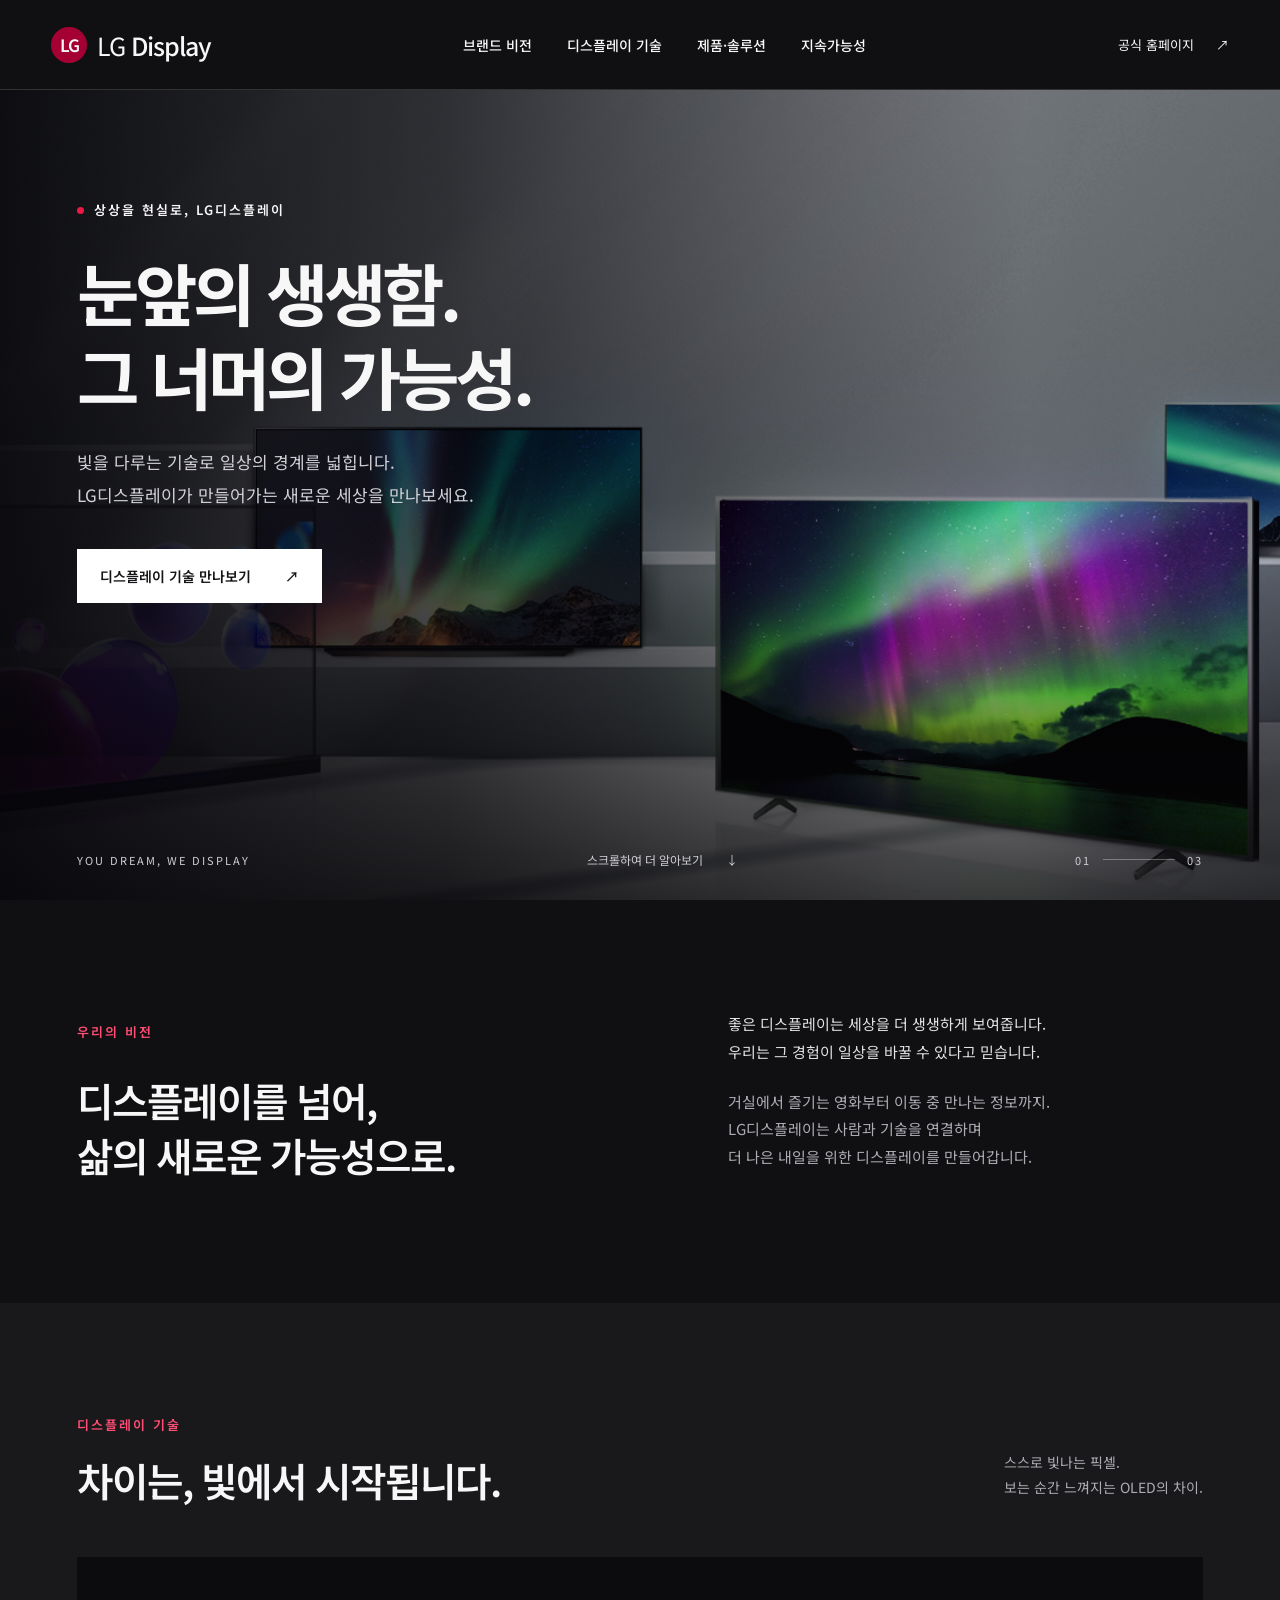
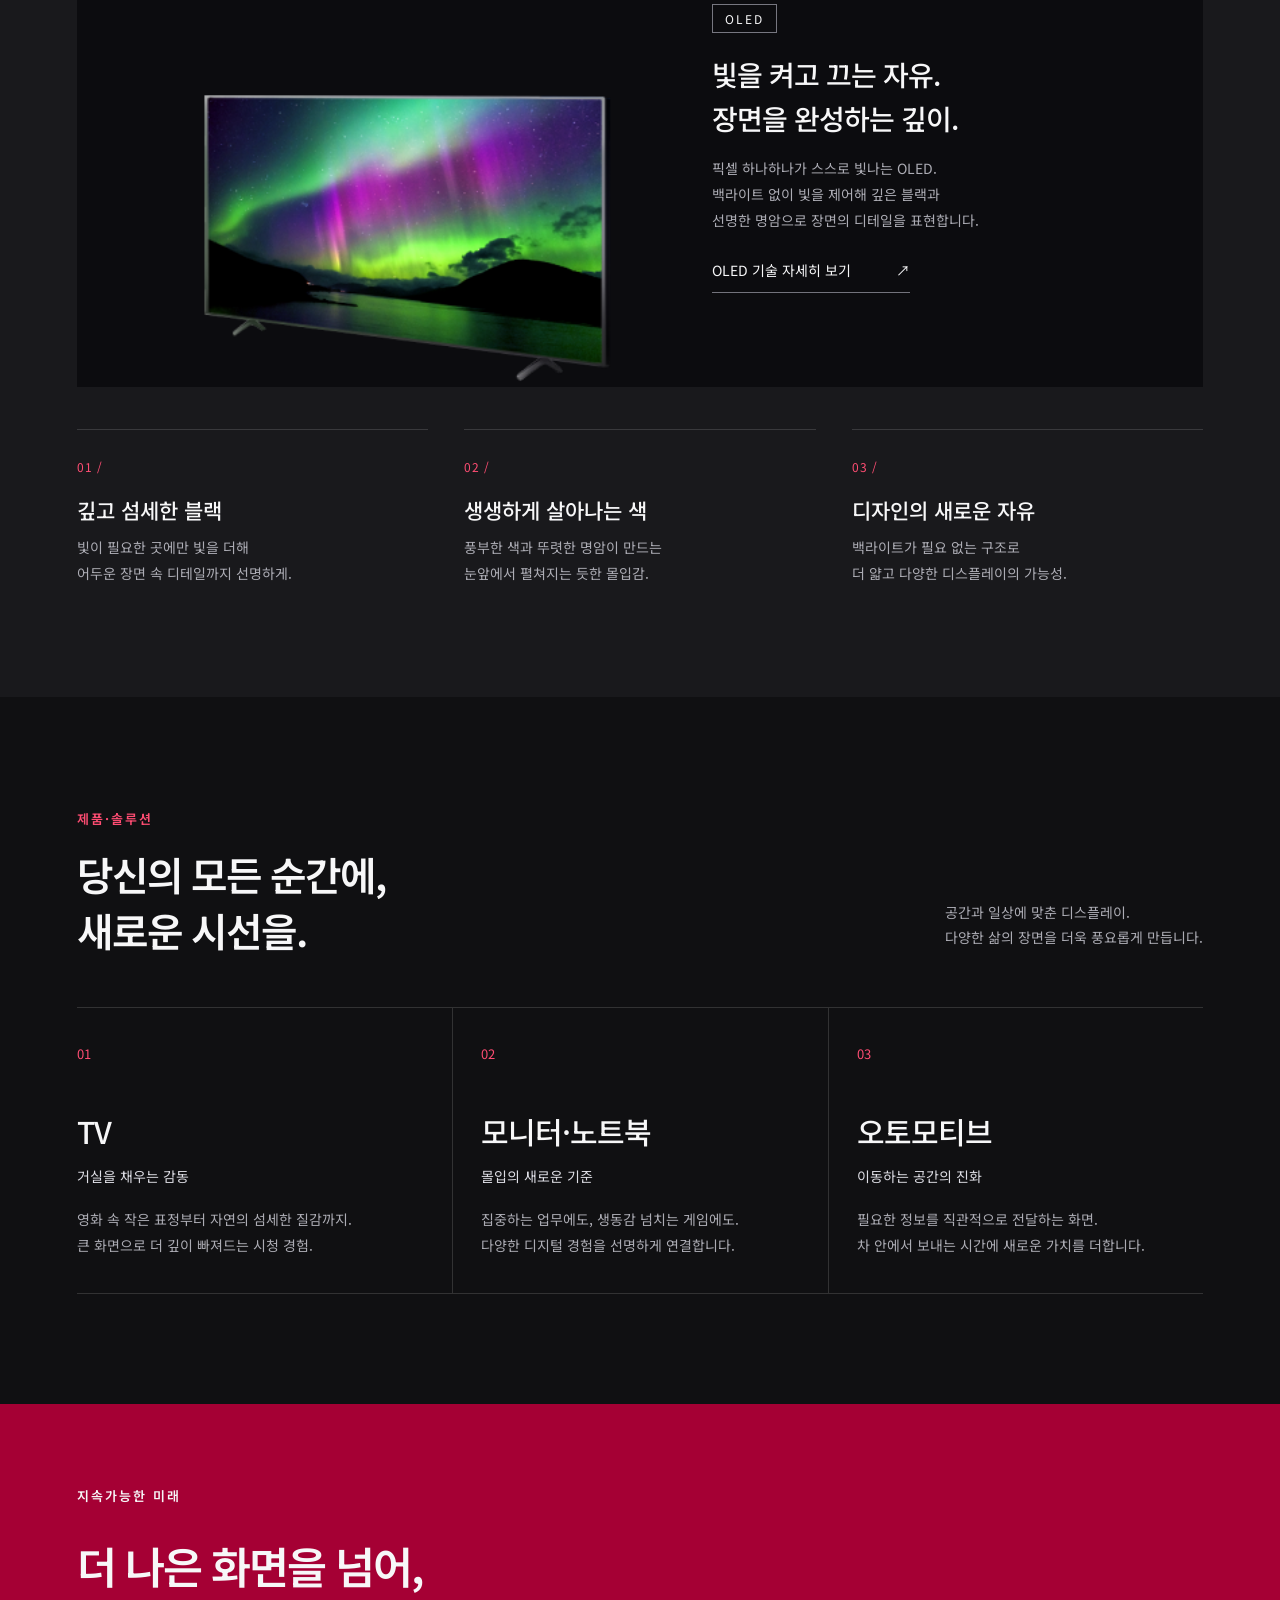
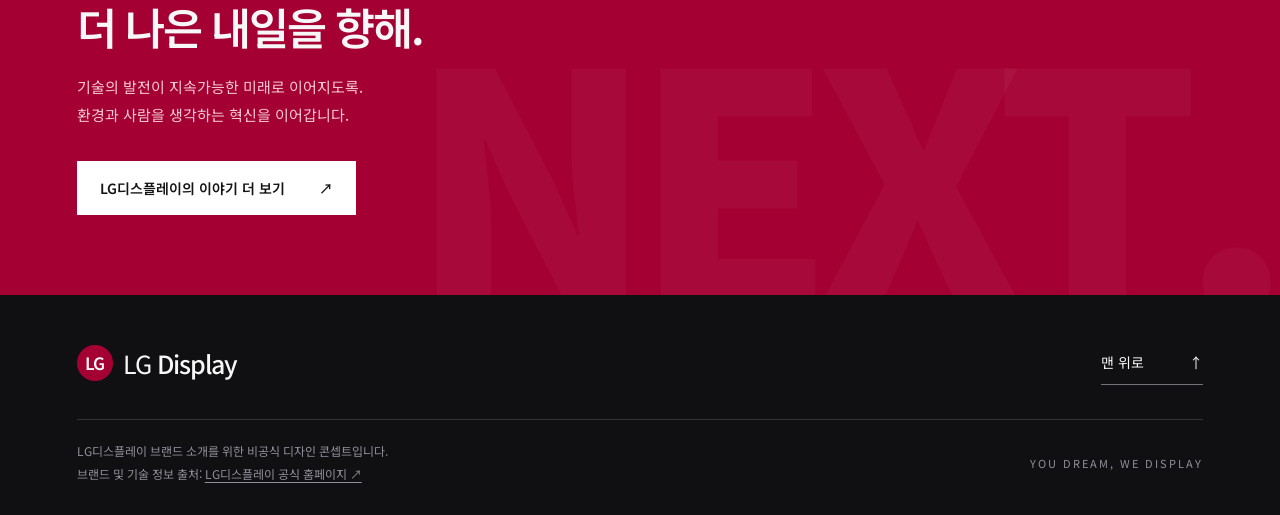
<file: lg-display/index.html>
<!doctype html>
<html lang="ko">
<head>
  <meta charset="utf-8">
  <meta name="viewport" content="width=device-width, initial-scale=1">
  <meta name="description" content="더 선명한 일상, 더 넓은 가능성. LG디스플레이의 OLED 기술과 다양한 디스플레이 솔루션을 만나보세요.">
  <meta name="theme-color" content="#101012">
  <title>LG Display — 상상 그 이상의 디스플레이</title>
  <link rel="stylesheet" href="style.css">
  <script src="script.js" defer></script>
</head>
<body>
  <a class="skip-link" href="#main">본문 바로가기</a>
  <header class="header">
    <a class="brand" href="#" aria-label="LG Display 처음으로"><span class="brand-mark">LG</span><span>LG <b>Display</b></span></a>
    <button class="menu-toggle" aria-expanded="false" aria-controls="navigation" aria-label="메뉴 열기"><span></span><span></span></button>
    <nav id="navigation" aria-label="주요 메뉴">
      <a href="#vision">브랜드 비전</a><a href="#technology">디스플레이 기술</a><a href="#solutions">제품·솔루션</a><a href="#future">지속가능성</a>
    </nav>
    <a class="header-link" href="https://www.lgdisplay.com/" target="_blank" rel="noopener noreferrer">공식 홈페이지 <span>↗</span></a>
  </header>
  <main id="main">
    <section class="hero" aria-labelledby="hero-title">
      <div class="hero-art" role="img" aria-label="깊은 블랙과 생생한 색감을 표현하는 OLED 디스플레이"></div>
      <div class="hero-shade"></div>
      <div class="hero-content wrap">
        <p class="eyebrow"><span></span> 상상을 현실로, LG디스플레이</p>
        <h1 id="hero-title">눈앞의 생생함.<br>그 너머의 가능성.</h1>
        <p class="hero-copy">빛을 다루는 기술로 일상의 경계를 넓힙니다.<br>LG디스플레이가 만들어가는 새로운 세상을 만나보세요.</p>
        <a class="button button-white" href="#technology">디스플레이 기술 만나보기 <span>↗</span></a>
      </div>
      <div class="hero-bottom wrap"><span>YOU DREAM, WE DISPLAY</span><a href="#vision">스크롤하여 더 알아보기 <span>↓</span></a><span class="hero-index">01 <i></i> 03</span></div>
    </section>
    <section class="vision wrap section" id="vision">
      <div><p class="eyebrow red">우리의 비전</p><h2>디스플레이를 넘어,<br>삶의 새로운 가능성으로.</h2></div>
      <div class="vision-copy"><p>좋은 디스플레이는 세상을 더 생생하게 보여줍니다.<br>우리는 그 경험이 일상을 바꿀 수 있다고 믿습니다.</p><p>거실에서 즐기는 영화부터 이동 중 만나는 정보까지.<br>LG디스플레이는 사람과 기술을 연결하며<br>더 나은 내일을 위한 디스플레이를 만들어갑니다.</p></div>
    </section>
    <section class="technology section" id="technology">
      <div class="wrap"><div class="section-heading"><div><p class="eyebrow red">디스플레이 기술</p><h2>차이는, 빛에서 시작됩니다.</h2></div><p>스스로 빛나는 픽셀.<br>보는 순간 느껴지는 OLED의 차이.</p></div>
      <div class="tech-feature"><div class="tech-image" role="img" aria-label="OLED 화면의 풍부한 색 표현"></div><div class="tech-content"><span class="outline-label">OLED</span><h3>빛을 켜고 끄는 자유.<br>장면을 완성하는 깊이.</h3><p>픽셀 하나하나가 스스로 빛나는 OLED.<br>백라이트 없이 빛을 제어해 깊은 블랙과<br>선명한 명암으로 장면의 디테일을 표현합니다.</p><a class="text-link" href="https://www.lgdisplay.com/kor/technology/oled" target="_blank" rel="noopener noreferrer">OLED 기술 자세히 보기 <span>↗</span></a></div></div>
      <div class="tech-details"><article><span class="detail-number">01 /</span><h3>깊고 섬세한 블랙</h3><p>빛이 필요한 곳에만 빛을 더해<br>어두운 장면 속 디테일까지 선명하게.</p></article><article><span class="detail-number">02 /</span><h3>생생하게 살아나는 색</h3><p>풍부한 색과 뚜렷한 명암이 만드는<br>눈앞에서 펼쳐지는 듯한 몰입감.</p></article><article><span class="detail-number">03 /</span><h3>디자인의 새로운 자유</h3><p>백라이트가 필요 없는 구조로<br>더 얇고 다양한 디스플레이의 가능성.</p></article></div></div>
    </section>
    <section class="solutions section wrap" id="solutions"><div class="section-heading"><div><p class="eyebrow red">제품·솔루션</p><h2>당신의 모든 순간에,<br>새로운 시선을.</h2></div><p>공간과 일상에 맞춘 디스플레이.<br>다양한 삶의 장면을 더욱 풍요롭게 만듭니다.</p></div>
      <div class="solution-grid"><article class="solution"><span class="solution-num">01</span><div class="solution-heading"><h3>TV</h3><span>거실을 채우는 감동</span></div><p>영화 속 작은 표정부터 자연의 섬세한 질감까지.<br>큰 화면으로 더 깊이 빠져드는 시청 경험.</p></article><article class="solution"><span class="solution-num">02</span><div class="solution-heading"><h3>모니터·노트북</h3><span>몰입의 새로운 기준</span></div><p>집중하는 업무에도, 생동감 넘치는 게임에도.<br>다양한 디지털 경험을 선명하게 연결합니다.</p></article><article class="solution"><span class="solution-num">03</span><div class="solution-heading"><h3>오토모티브</h3><span>이동하는 공간의 진화</span></div><p>필요한 정보를 직관적으로 전달하는 화면.<br>차 안에서 보내는 시간에 새로운 가치를 더합니다.</p></article></div>
    </section>
    <section class="future" id="future"><div class="wrap future-inner"><p class="eyebrow">지속가능한 미래</p><h2>더 나은 화면을 넘어,<br>더 나은 내일을 향해.</h2><p>기술의 발전이 지속가능한 미래로 이어지도록.<br>환경과 사람을 생각하는 혁신을 이어갑니다.</p><a class="button button-white" href="https://www.lgdisplay.com/" target="_blank" rel="noopener noreferrer">LG디스플레이의 이야기 더 보기 <span>↗</span></a><span class="future-word" aria-hidden="true">NEXT.</span></div></section>
  </main>
  <footer class="footer wrap"><div class="footer-top"><a class="brand" href="#"><span class="brand-mark">LG</span><span>LG <b>Display</b></span></a><a class="text-link" href="#main">맨 위로 <span>↑</span></a></div><div class="footer-bottom"><p>LG디스플레이 브랜드 소개를 위한 비공식 디자인 콘셉트입니다.<br>브랜드 및 기술 정보 출처: <a href="https://www.lgdisplay.com/" target="_blank" rel="noopener noreferrer">LG디스플레이 공식 홈페이지 ↗</a></p><span>YOU DREAM, WE DISPLAY</span></div></footer>
</body>
</html>
</file>
<file: lg-display/style.css>
@import url('https://fonts.googleapis.com/css2?family=Noto+Sans+KR:wght@400;500;600;700;800;900&display=swap');
.hero-art{background-image:url('assets/display.jpg')}.tech-image{background-image:url('assets/oled.png');background-repeat:no-repeat;background-size:90% auto!important}
:root{--bg:#101012;--surface:#19191c;--text:#f7f7f8;--muted:#acacb4;--red:#eb1946;--line:#ffffff24;color-scheme:dark;font-family:'Noto Sans KR',sans-serif}*{box-sizing:border-box}html{scroll-behavior:smooth;scroll-padding-top:90px}body{margin:0;background:var(--bg);color:var(--text);font-size:16px;word-break:keep-all}a{color:inherit;text-decoration:none}button{font:inherit}a,button{-webkit-tap-highlight-color:transparent}a:focus-visible,button:focus-visible{outline:3px solid #ff6889;outline-offset:6px}::selection{background:#a50034;color:white}.wrap{width:min(1280px,88%);margin-inline:auto}.header{height:90px;display:flex;align-items:center;justify-content:space-between;padding:0 4%;background:#101012;position:relative;z-index:10;border-bottom:1px solid var(--line)}.brand{display:inline-flex;align-items:center;gap:10px;white-space:nowrap;font-size:25px;letter-spacing:-1px}.brand b{font-weight:500}.brand-mark{width:36px;height:36px;background:#a50034;border-radius:50%;display:grid;place-items:center;font-size:17px;font-weight:600;letter-spacing:-1px}.header nav{display:flex;gap:35px;font-size:14px;font-weight:500}.header nav a:hover,.header-link:hover{color:#ff6c8c}.header-link{font-size:13px}.header-link span{margin-left:18px}.menu-toggle{display:none}.hero{position:relative;min-height:720px;height:calc(100svh - 90px);max-height:1000px;overflow:hidden;background:#08080d}.hero-art{position:absolute;inset:0;background-size:cover;background-position:center}.hero-shade{position:absolute;inset:0;background:linear-gradient(90deg,#050509ee 0%,#050509b5 35%,#05050920 80%),linear-gradient(0deg,#09090bbf,transparent 40%)}.hero-content{position:relative;padding-top:clamp(90px,12vh,170px)}.eyebrow{font-size:13px;font-weight:600;letter-spacing:2px;margin:0 0 28px;display:flex;align-items:center;gap:10px}.eyebrow span{width:7px;height:7px;border-radius:50%;background:var(--red)}h1{font-size:clamp(46px,5.3vw,78px);font-weight:700;letter-spacing:-4px;line-height:1.24;margin:0 0 28px}.hero-copy{font-size:17px;line-height:1.9;color:#d1d1d7;margin-bottom:38px}.button{display:inline-flex;align-items:center;justify-content:space-between;gap:34px;padding:17px 23px;font-weight:600;font-size:14px;transition:background .2s,transform .2s}.button-white{background:#fff;color:#151518}.button:hover{background:#e8e8ea;transform:translateY(-3px)}.hero-bottom{position:absolute;bottom:32px;left:6%;display:flex;justify-content:space-between;align-items:center;font-size:11px;letter-spacing:2px;color:#ceced5}.hero-bottom a{font-size:12px;letter-spacing:0}.hero-bottom a span{margin-left:20px}.hero-index{display:flex;align-items:center;gap:12px}.hero-index i{width:72px;height:1px;background:#ffffff50}.section{padding-top:110px;padding-bottom:110px}.red{color:#ff4d73}h2{font-size:clamp(30px,3.1vw,45px);line-height:1.4;letter-spacing:-2px;font-weight:600;margin:0}p{line-height:1.85}.vision{display:grid;grid-template-columns:1.2fr 1fr;gap:80px;align-items:center}.vision-copy p{color:var(--muted);font-size:15px;margin:0 0 22px}.vision-copy p:first-child{color:#e2e2e6}.technology{background:var(--surface)}.section-heading{display:flex;justify-content:space-between;gap:40px;align-items:flex-end;margin-bottom:50px}.section-heading .eyebrow{margin-bottom:15px}.section-heading>p{font-size:14px;color:var(--muted);margin:0 0 6px}.tech-feature{display:grid;grid-template-columns:1.1fr 1fr;background:#0c0c0f;min-height:430px;overflow:hidden}.tech-image{min-height:370px;background-size:cover;background-position:center}.tech-content{padding:48px 45px}.outline-label{border:1px solid #777780;padding:5px 12px;font-size:12px;letter-spacing:2px}.tech-content h3{font-size:28px;font-weight:500;letter-spacing:-1px;line-height:1.55;margin:24px 0 16px}.tech-content p{font-size:14px;color:var(--muted)}.text-link{display:inline-flex;align-items:center;gap:45px;font-size:14px;padding:12px 0;border-bottom:1px solid #73737c}.text-link:hover{color:#ff6889}.tech-details{display:grid;grid-template-columns:repeat(3,1fr);margin-top:42px;gap:36px}.tech-details article{border-top:1px solid var(--line);padding-top:23px}.detail-number{color:#ff4d73;font-size:12px;letter-spacing:1px}.tech-details h3{font-size:21px;font-weight:500;margin:18px 0 10px}.tech-details p{color:var(--muted);font-size:14px;margin:0}.solution-grid{display:grid;grid-template-columns:repeat(3,1fr);border-top:1px solid var(--line);border-bottom:1px solid var(--line)}.solution{padding:32px 28px 34px 0}.solution+.solution{border-left:1px solid var(--line);padding-left:28px}.solution-num{font-size:13px;color:#ff4d73}.solution-heading{margin:45px 0 20px}.solution h3{font-size:30px;font-weight:500;margin:0 0 10px;letter-spacing:-1px}.solution-heading>span{font-size:14px;color:#dedee5}.solution p{font-size:14px;color:var(--muted);margin:0}.future{background:#a50034;position:relative;overflow:hidden}.future-inner{position:relative;padding-block:80px}.future h2{font-size:clamp(32px,3.4vw,49px);position:relative;z-index:1}.future p:not(.eyebrow){color:#f3c8d4;font-size:15px;position:relative;z-index:1}.future .button{margin-top:18px;position:relative;z-index:1}.future-word{position:absolute;right:-70px;bottom:-65px;font-size:clamp(180px,25vw,380px);font-weight:900;color:#ffffff09;letter-spacing:-20px;line-height:1.2;pointer-events:none}.footer{padding-block:45px 30px}.footer-top,.footer-bottom{display:flex;justify-content:space-between;align-items:center;gap:30px}.footer-top{padding-bottom:34px;border-bottom:1px solid var(--line)}.footer-bottom{padding-top:20px}.footer-bottom p{font-size:12px;color:#8f8f99;margin:0}.footer-bottom>span{font-size:11px;letter-spacing:2px;color:#8f8f99}.footer-bottom p a{text-decoration:underline;text-underline-offset:3px}.skip-link{position:fixed;top:-70px;left:15px;background:white;color:black;padding:12px;z-index:100}.skip-link:focus{top:15px}@media(min-width:1500px){.hero-bottom{left:calc((100% - 1280px)/2)}}@media(max-width:1000px){.header nav{gap:20px}.header-link{display:none}.vision{gap:40px}.tech-content{padding:35px 30px}.tech-content h3{font-size:24px}.hero{min-height:660px}.solution h3{font-size:25px}}@media(max-width:720px){html{scroll-padding-top:20px}.header{height:74px;padding-inline:6%}.brand{font-size:22px}.brand-mark{width:32px;height:32px;font-size:15px}.menu-toggle{display:flex;flex-direction:column;justify-content:center;gap:7px;border:0;background:none;width:44px;height:44px;padding:9px;color:white}.menu-toggle span{display:block;height:1px;width:26px;background:currentColor;transition:transform .2s}.menu-toggle[aria-expanded=true] span:first-child{transform:translateY(4px) rotate(45deg)}.menu-toggle[aria-expanded=true] span:last-child{transform:translateY(-4px) rotate(-45deg)}.header nav{display:none;position:absolute;top:74px;left:0;right:0;background:#161619;padding:25px 6%;border-bottom:1px solid var(--line);flex-direction:column;gap:24px}.header nav.open{display:flex}.hero{height:calc(100svh - 74px);min-height:630px;max-height:850px}.hero-art{background-position:62% center}.hero-shade{background:linear-gradient(90deg,#050509d9,#05050960),linear-gradient(0deg,#09090bcc,transparent)}.hero-content{padding-top:95px}h1{font-size:45px;letter-spacing:-2.7px}.eyebrow{font-size:11px;letter-spacing:1px}.hero-copy{font-size:14px}.hero-bottom{font-size:9px}.hero-bottom>a{font-size:11px}.hero-index{display:none}.section{padding-block:72px}.vision{grid-template-columns:1fr;gap:28px}.vision-copy p{font-size:14px}.section-heading{display:block;margin-bottom:30px}.section-heading>p{margin-top:20px}.tech-feature{grid-template-columns:1fr}.tech-image{min-height:280px}.tech-content{padding:34px 26px}.tech-details{grid-template-columns:1fr;gap:24px}.tech-details article{display:grid;grid-template-columns:35px 1fr;column-gap:12px}.detail-number{padding-top:4px}.tech-details h3{margin:0 0 10px}.tech-details p{grid-column:2}.solution-grid{grid-template-columns:1fr}.solution,.solution+.solution{padding:26px 0;border-left:0}.solution+.solution{border-top:1px solid var(--line)}.solution-heading{margin-top:22px}.future-inner{padding-block:65px}.future-word{right:0;bottom:-25px;font-size:170px;letter-spacing:-12px}.footer-bottom{display:block}.footer-bottom>span{display:block;margin-top:20px}.footer-top .text-link{gap:15px}.button{font-size:13px;gap:25px}}@media(prefers-reduced-motion:reduce){html{scroll-behavior:auto}*,*::before,*::after{transition:none!important;animation:none!important}}
</file>
